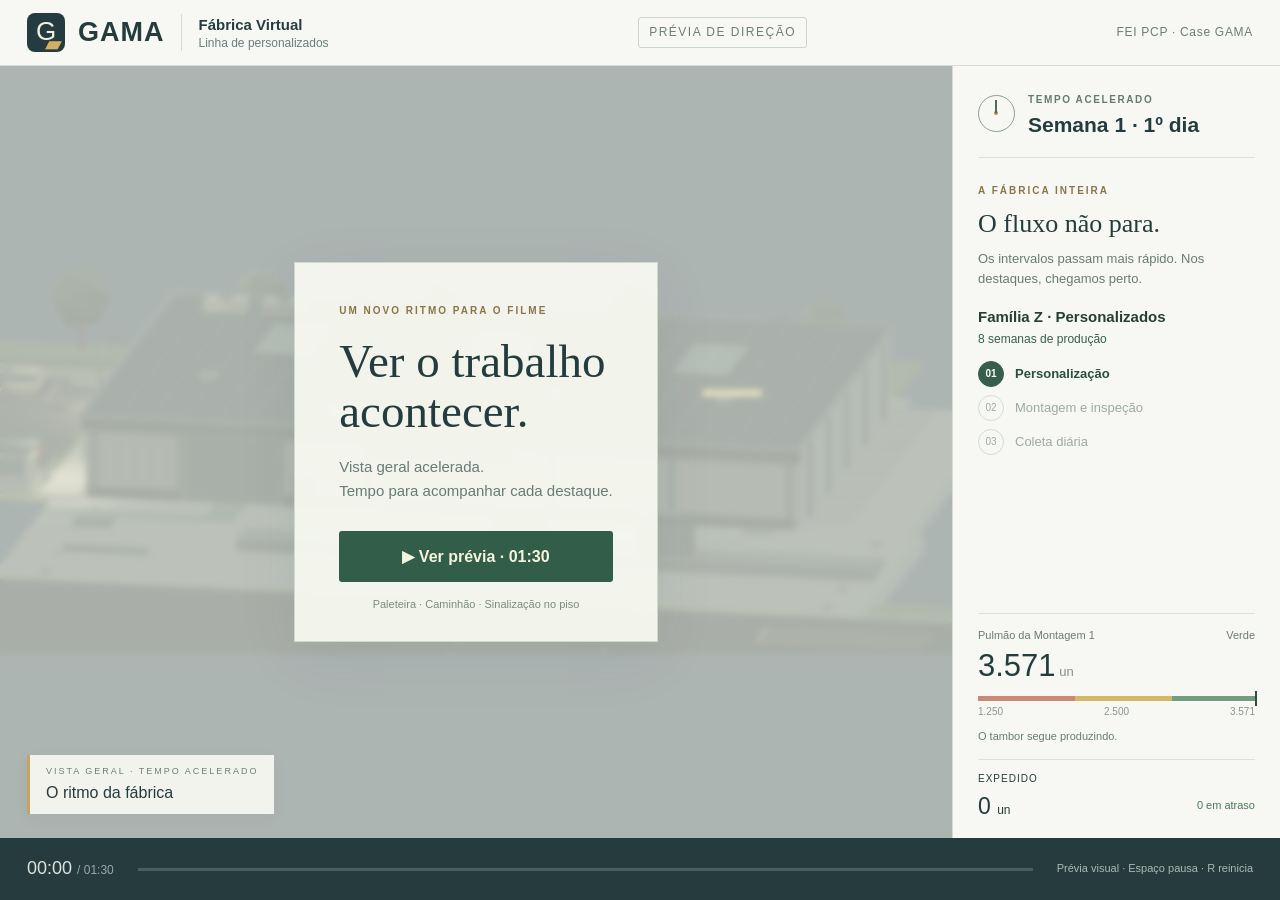
<file: highlight-preview.html>
<!doctype html>
<html lang="pt-BR">
<head><meta charset="utf-8"><meta name="viewport" content="width=device-width,initial-scale=1"><title>GAMA · Prévia de direção</title><link rel="stylesheet" href="./highlight-preview.css"></head>
<body>
 <header><div class="brand"><b class="mark">G<span>▰</span></b><strong>GAMA</strong><div>Fábrica Virtual<small>Linha de personalizados</small></div></div><span class="edition">PRÉVIA DE DIREÇÃO</span><span class="course">FEI PCP · Case GAMA</span></header>
 <main>
  <section id="stage"><div id="world"></div><div id="start-cover"><div class="start-card"><span class="eyebrow">UM NOVO RITMO PARA O FILME</span><h1>Ver o trabalho<br>acontecer.</h1><p>Vista geral acelerada.<br>Tempo para acompanhar cada destaque.</p><button id="start" disabled>Preparando prévia…</button><small id="start-note">Paleteira · Caminhão · Sinalização no piso</small></div></div><div id="caption"><span id="scene-kicker">CHÃO DE FÁBRICA</span><strong id="scene-title">O ritmo da fábrica</strong></div><div id="paused" hidden>Pausado</div></section>
  <aside>
   <div id="pace"><span class="dial" aria-hidden="true"><i id="hand"></i></span><div><span id="pace-label">TEMPO ACELERADO</span><strong id="week">Semana 1</strong></div></div>
   <section class="context"><span id="context-tag" class="eyebrow">O FLUXO</span><h2 id="context-title">Produção em movimento</h2><p id="context-description">Do corpo usinado ao pedido expedido.</p><div id="identity"></div><ol id="steps"></ol></section>
   <section class="buffer"><div class="metric-head"><span>Pulmão da Montagem 1</span><b id="zone">Verde</b></div><div><strong id="buffer-value">—</strong><span class="unit"> un</span></div><div class="buffer-track"><i id="buffer-marker"></i></div><div class="thresholds"><span>1.250</span><span>2.500</span><span>3.571</span></div><p>O tambor segue produzindo.</p></section>
   <div class="bottom-info"><span>EXPEDIDO</span><strong id="shipped">0 <small>un</small></strong><span id="backlog">0 em atraso</span></div>
  </aside>
 </main>
 <footer><span id="time">00:00 <small>/ 01:30</small></span><div class="progress"><div id="progress-fill"></div></div><span id="footer-note">Prévia visual · Espaço pausa · R reinicia</span></footer>
 <script type="module" src="./highlight-preview.js"></script>
</body></html>
</file>
<file: highlight-preview.css>
*{box-sizing:border-box}html,body{margin:0;width:100%;height:100%;overflow:hidden}body{font:15px/1.4 Arial,sans-serif;color:#253c3e;background:#f2f3ee}header{height:66px;display:flex;align-items:center;justify-content:space-between;padding:0 27px;border-bottom:1px solid #d7ded8;background:#f7f8f3}.brand{display:flex;align-items:center;gap:13px}.brand>strong{font-size:27px;letter-spacing:1px}.brand>div{font-weight:700;padding-left:17px;margin-left:3px;border-left:1px solid #d5dbd6}.brand small{display:block;font-size:12px;font-weight:400;color:#6a7d7c}.mark{position:relative;background:#243c40;color:#f3f0df;border-radius:8px;width:38px;height:39px;text-align:center;font-size:26px;font-weight:400}.mark span{position:absolute;color:#d2af62;font-size:22px;bottom:-8px;right:3px}.edition,.course{font-size:12px;letter-spacing:1.5px;color:#6d7c78}.edition{border:1px solid #ccd5ca;padding:6px 10px;border-radius:3px}.course{letter-spacing:.7px}main{height:calc(100% - 128px);display:grid;grid-template-columns:minmax(0,1fr) 328px}#stage{position:relative;min-width:0;background:#e7eceb}#world{width:100%;height:100%;pointer-events:none}aside{background:#f7f8f3;border-left:1px solid #d3dbd3;padding:27px 25px 20px;display:flex;flex-direction:column;overflow:hidden}#pace{display:flex;gap:13px;align-items:center;border-bottom:1px solid #dbe0d8;padding-bottom:22px}#pace-label{font-size:10px;font-weight:700;letter-spacing:1.6px;color:#637b70}#week{display:block;font-size:21px;margin-top:2px}.dial{display:block;width:37px;height:37px;border:1.5px solid #8c9f94;border-radius:50%;position:relative;flex-shrink:0}.dial:before{content:'';width:4px;height:4px;background:#b18f4e;border-radius:50%;position:absolute;left:15px;top:15px}.dial i{position:absolute;width:1.5px;height:13px;background:#476f5c;left:16px;top:4px;transform-origin:center 13px}.context{padding-top:25px}.eyebrow{font-size:10px;letter-spacing:2px;font-weight:700;color:#8a754a}h2{font:500 28px/1.12 Georgia,serif;margin:12px 0}p{color:#687b75;line-height:1.55;font-size:14px;margin:0}#identity{font-size:12px;line-height:1.7;color:#355f50;margin:20px 0 6px;min-height:34px}#identity b{font-size:15px;color:#253e36}ol{list-style:none;margin:15px 0 10px;padding:0;counter-reset:step}li{counter-increment:step;font-size:13px;display:flex;gap:11px;align-items:center;color:#9da9a2;margin:10px 0}li:before{content:counter(step,decimal-leading-zero);font-size:10px;border:1px solid #d4dcd2;border-radius:50%;width:24px;height:24px;display:grid;place-items:center}li.active{color:#294f41;font-weight:700}li.active:before{background:#355e4c;border-color:#355e4c;color:white}.buffer{margin-top:auto;border-top:1px solid #dbe0d8;padding-top:18px}.metric-head{display:flex;justify-content:space-between;font-size:11px;color:#6c7b71}.metric-head b{font-weight:400}#buffer-value{font-size:31px;font-weight:500;line-height:1.5}.unit{font-size:13px;color:#839188}.buffer-track{position:relative;height:5px;background:linear-gradient(to right,#cc8876 0 35%,#d3b867 35% 70%,#739b7e 70% 100%);margin:6px 0 4px}#buffer-marker{position:absolute;top:-5px;height:15px;width:2px;background:#314c3a;left:90%}.thresholds{display:flex;justify-content:space-between;color:#8a958d;font-size:10px}.buffer p{font-size:11px;margin-top:12px}.bottom-info{border-top:1px solid #dbe0d8;margin-top:20px;padding-top:16px;display:grid;grid-template-columns:1fr 1fr;gap:4px}.bottom-info>span:first-child{font-size:10px;letter-spacing:1px;grid-column:1/-1}.bottom-info strong{font-size:23px;font-weight:500}.bottom-info small{font-size:12px;font-weight:400}#backlog{font-size:11px;color:#4b7858;align-self:center;text-align:right}#caption{position:absolute;bottom:24px;left:27px;max-width:75%;padding:10px 16px;border-left:3px solid #c2a562;background:#f6f8f1ee;box-shadow:0 4px 18px #223c3c0a}#caption span{display:block;font-size:9px;letter-spacing:2px;color:#6d816d}#caption strong{font-size:16px;font-weight:500;display:block;margin-top:4px}footer{height:62px;background:#263b3e;color:#d9e3db;display:flex;align-items:center;gap:24px;padding:0 27px}#time{font-variant-numeric:tabular-nums;font-size:18px;white-space:nowrap}#time small{color:#96aca2;font-size:12px}.progress{height:3px;background:#48605a;flex:1}#progress-fill{width:0;height:100%;background:#d8ba70}#footer-note{font-size:11px;color:#a8bcb1}#start-cover{position:absolute;inset:0;background:#e9eee3b8;display:grid;place-items:center;backdrop-filter:blur(3px)}.start-card{background:#f8faf1ed;padding:35px 44px 29px;border:1px solid #d0dacc;box-shadow:0 15px 60px #21383412;min-width:360px}h1{font:500 47px/1.06 Georgia,serif;margin:18px 0}.start-card p{font-size:15px;line-height:1.6}button{border:0;border-radius:3px;background:#315d49;color:#f6f3de;font:600 16px Arial;padding:16px 23px;display:block;width:100%;margin:28px 0 15px;cursor:pointer}button:disabled{background:#80988b;cursor:wait}#start-note{display:block;font-size:11px;color:#7b8b7b;text-align:center}#paused{position:absolute;inset:45% auto auto 45%;padding:10px 18px;background:#253c3edb;color:white;border-radius:4px}body.started #world canvas{cursor:none!important}body.started #start-cover{display:none}[hidden]{display:none!important}@media(min-width:1700px){main{grid-template-columns:minmax(0,1fr) 372px}aside{padding:35px 30px}h2{font-size:33px}.context{padding-top:32px}p{font-size:16px}.buffer{padding-top:22px}#buffer-value{font-size:37px}li{font-size:15px;margin:15px 0}.bottom-info{padding-top:22px;margin-top:25px}#caption strong{font-size:19px}#caption span{font-size:11px}}@media(max-height:760px){aside{padding:18px 22px}.context{padding-top:18px}#pace{padding-bottom:15px}h2{font-size:24px;margin:8px 0}#identity{margin:12px 0 0}ol{margin:8px 0}li{margin:7px 0}.bottom-info{margin-top:12px;padding-top:12px}.buffer p{display:none}}

@media(max-height:900px){aside{padding-top:21px;padding-bottom:16px}.context{padding-top:20px}h2{font-size:26px;margin:10px 0}.context p{font-size:13px}#pace{padding-bottom:18px}#identity{margin-top:15px}ol{margin-top:11px}li{margin:8px 0}.buffer{padding-top:14px}.buffer p{margin-top:9px}.bottom-info{margin-top:14px;padding-top:12px}}
</file>
